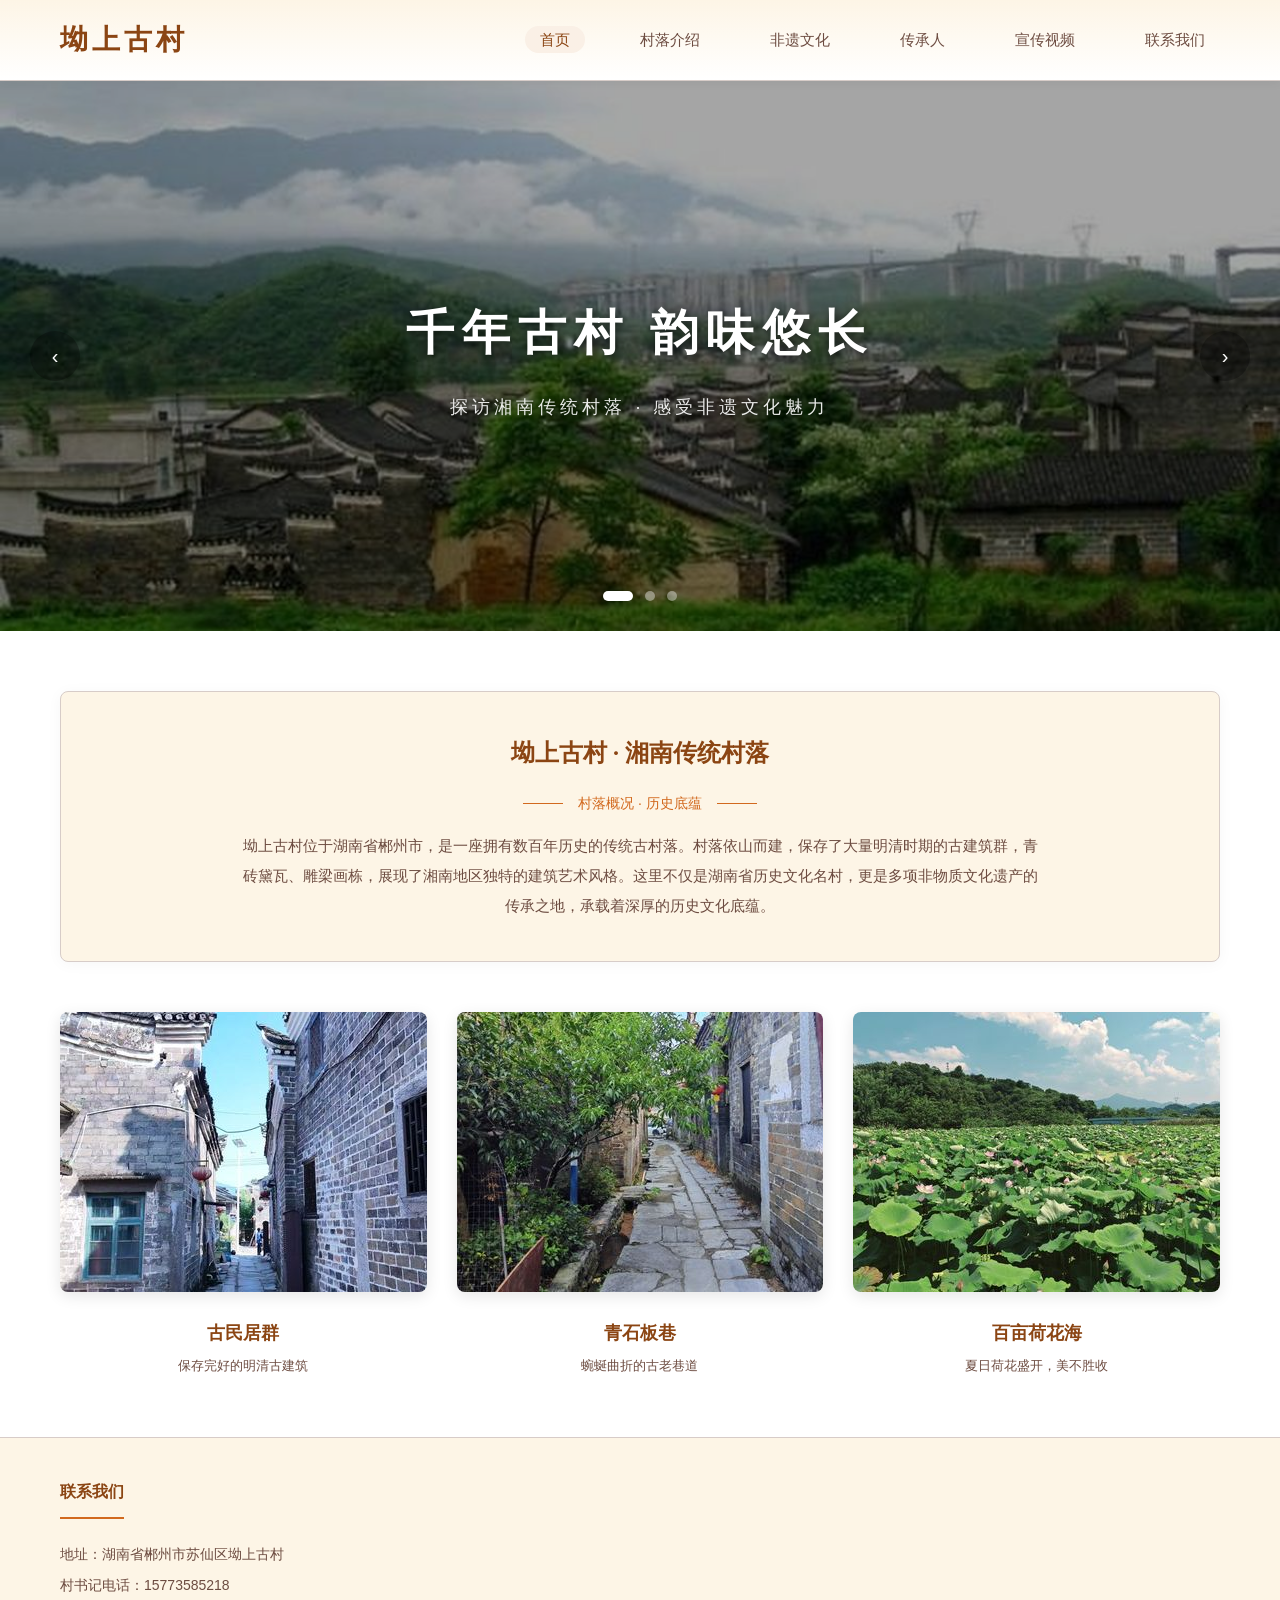
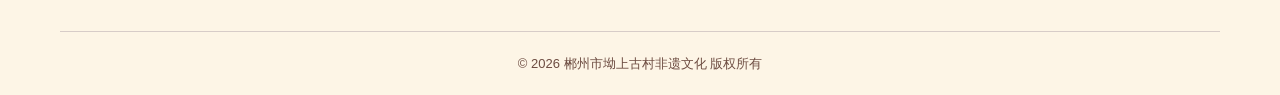
<file: index.html>
<!DOCTYPE html>
<html lang="zh-CN">
<head>
    <meta charset="UTF-8">
    <meta name="viewport" content="width=device-width, initial-scale=1.0">
    <title>首页 - 郴州市坳上古村参观系统</title>
    <link rel="stylesheet" href="css/style.css">
    <style>
        /* 首页特有样式 */
        .news-section {
            padding: 60px 0;
        }
        
        .news-grid {
            display: grid;
            grid-template-columns: repeat(2, 1fr);
            gap: 30px;
        }
        
        .news-card {
            background: white;
            border: 1px solid var(--border);
            border-radius: 8px;
            padding: 30px;
            transition: all 0.3s;
        }
        
        .news-card:hover {
            box-shadow: 0 4px 20px rgba(0,0,0,0.08);
        }
        
        .news-date {
            color: var(--secondary);
            font-size: 13px;
            margin-bottom: 10px;
        }
        
        .news-card h4 {
            color: var(--primary);
            font-size: 18px;
            margin-bottom: 10px;
        }
        
        .news-card p {
            color: var(--text-gray);
            font-size: 14px;
            line-height: 1.8;
        }
    </style>
</head>
<body>

    <!-- 导航栏 -->
    <nav class="navbar">
        <div class="nav-container">
            <div class="logo">坳上古村</div>
            <ul class="nav-links">
                <li><a href="index.html" class="active">首页</a></li>
                <li><a href="village.html">村落介绍</a></li>
                <li><a href="heritage.html">非遗文化</a></li>
                <li><a href="masters.html">传承人</a></li>
                <li><a href="video.html">宣传视频</a></li>
                <li><a href="contact.html">联系我们</a></li>
            </ul>
            <button class="nav-toggle" onclick="toggleMenu()" aria-label="切换导航菜单">
                <span></span>
                <span></span>
                <span></span>
            </button>
        </div>
    </nav>

    <!-- 轮播图 -->
    <section class="carousel">
        <div class="carousel-slide active">
            <!-- 替换为实际图片路径 -->
            <img src="images/banner1.jpg" alt="古村落全景">
            <div class="carousel-content">
                <h1>千年古村 韵味悠长</h1>
                <p>探访湘南传统村落 · 感受非遗文化魅力</p>
            </div>
        </div>
        <div class="carousel-slide">
            <img src="images/banner2.jpg" alt="古建筑">
            <div class="carousel-content">
                <h1>匠心传承 古韵流芳</h1>
                <p>百年技艺 · 文化瑰宝</p>
            </div>
        </div>
        <div class="carousel-slide">
            <img src="images/banner3.jpg" alt="非遗工艺">
            <div class="carousel-content">
                <h1>非遗文化 薪火相传</h1>
                <p>守护传统 · 展望未来</p>
            </div>
        </div>
        
        <button class="carousel-btn prev" onclick="changeSlide(-1)">‹</button>
        <button class="carousel-btn next" onclick="changeSlide(1)">›</button>
        
        <div class="carousel-dots">
            <span class="dot active" onclick="currentSlide(1)"></span>
            <span class="dot" onclick="currentSlide(2)"></span>
            <span class="dot" onclick="currentSlide(3)"></span>
        </div>
    </section>

    <!-- 村落简介 -->
    <section class="section">
        <div class="container">
            <div class="intro-card fade-in">
                <h2>坳上古村 · 湘南传统村落</h2>
                <div class="divider">村落概况 · 历史底蕴</div>
                <p>坳上古村位于湖南省郴州市，是一座拥有数百年历史的传统古村落。村落依山而建，保存了大量明清时期的古建筑群，青砖黛瓦、雕梁画栋，展现了湘南地区独特的建筑艺术风格。这里不仅是湖南省历史文化名村，更是多项非物质文化遗产的传承之地，承载着深厚的历史文化底蕴。</p>
            </div>

            <div class="image-grid">
                <div class="image-card fade-in-scale">
                    <img src="images/village1.jpg" alt="古民居">
                    <h3>古民居群</h3>
                    <p>保存完好的明清古建筑</p>
                </div>
                <div class="image-card fade-in-scale">
                    <img src="images/village2.jpg" alt="村落巷道">
                    <h3>青石板巷</h3>
                    <p>蜿蜒曲折的古老巷道</p>
                </div>
                <div class="image-card fade-in-scale">
                    <img src="images/village6.jpg" alt="百亩荷花海">
                    <h3>百亩荷花海</h3>
                    <p>夏日荷花盛开，美不胜收</p>
                </div>
            </div>
        </div>
    </section>

    <!-- 页脚 -->
    <footer class="footer">
        <div class="container">
            <div class="footer-grid">
                <div class="footer-block">
                    <h4>联系我们</h4>
                    <p>地址：湖南省郴州市苏仙区坳上古村</p>
                    <p>村书记电话：15773585218</p>
                </div>
                <div class="footer-block">

                </div>
            </div>
            <div class="copyright">
                <p>© 2026 郴州市坳上古村非遗文化 版权所有</p>
            </div>
        </div>
    </footer>

    <script>
        // 轮播图功能
        let slideIndex = 1;
        let slideInterval;

        function showSlide(n) {
            const slides = document.getElementsByClassName('carousel-slide');
            const dots = document.getElementsByClassName('dot');
            
            if (n > slides.length) slideIndex = 1;
            if (n < 1) slideIndex = slides.length;
            
            for (let i = 0; i < slides.length; i++) {
                slides[i].classList.remove('active');
            }
            
            for (let i = 0; i < dots.length; i++) {
                dots[i].classList.remove('active');
            }
            
            slides[slideIndex - 1].classList.add('active');
            dots[slideIndex - 1].classList.add('active');
        }

        function changeSlide(n) {
            clearInterval(slideInterval);
            showSlide(slideIndex += n);
            autoSlide();
        }

        function currentSlide(n) {
            clearInterval(slideInterval);
            showSlide(slideIndex = n);
            autoSlide();
        }

        function autoSlide() {
            slideInterval = setInterval(() => {
                slideIndex++;
                showSlide(slideIndex);
            }, 5000);
        }

        autoSlide();

        // 汉堡菜单
        function toggleMenu() {
            const navLinks = document.querySelector('.nav-links');
            const toggle = document.querySelector('.nav-toggle');
            navLinks.classList.toggle('mobile-active');
            toggle.classList.toggle('active');
        }
        document.querySelectorAll('.nav-links a').forEach(link => {
            link.addEventListener('click', () => {
                document.querySelector('.nav-links').classList.remove('mobile-active');
                document.querySelector('.nav-toggle').classList.remove('active');
            });
        });

        // 滚动动画
        function initScrollAnimation() {
            const observer = new IntersectionObserver((entries) => {
                entries.forEach(entry => {
                    if (entry.isIntersecting) {
                        entry.target.classList.add('visible');
                    }
                });
            }, { threshold: 0.1, rootMargin: '0px 0px -30px 0px' });

            document.querySelectorAll('.fade-in, .fade-in-left, .fade-in-right, .fade-in-scale').forEach(el => {
                observer.observe(el);
            });
        }

        initScrollAnimation();
    </script>
</body>
</html>
</file>
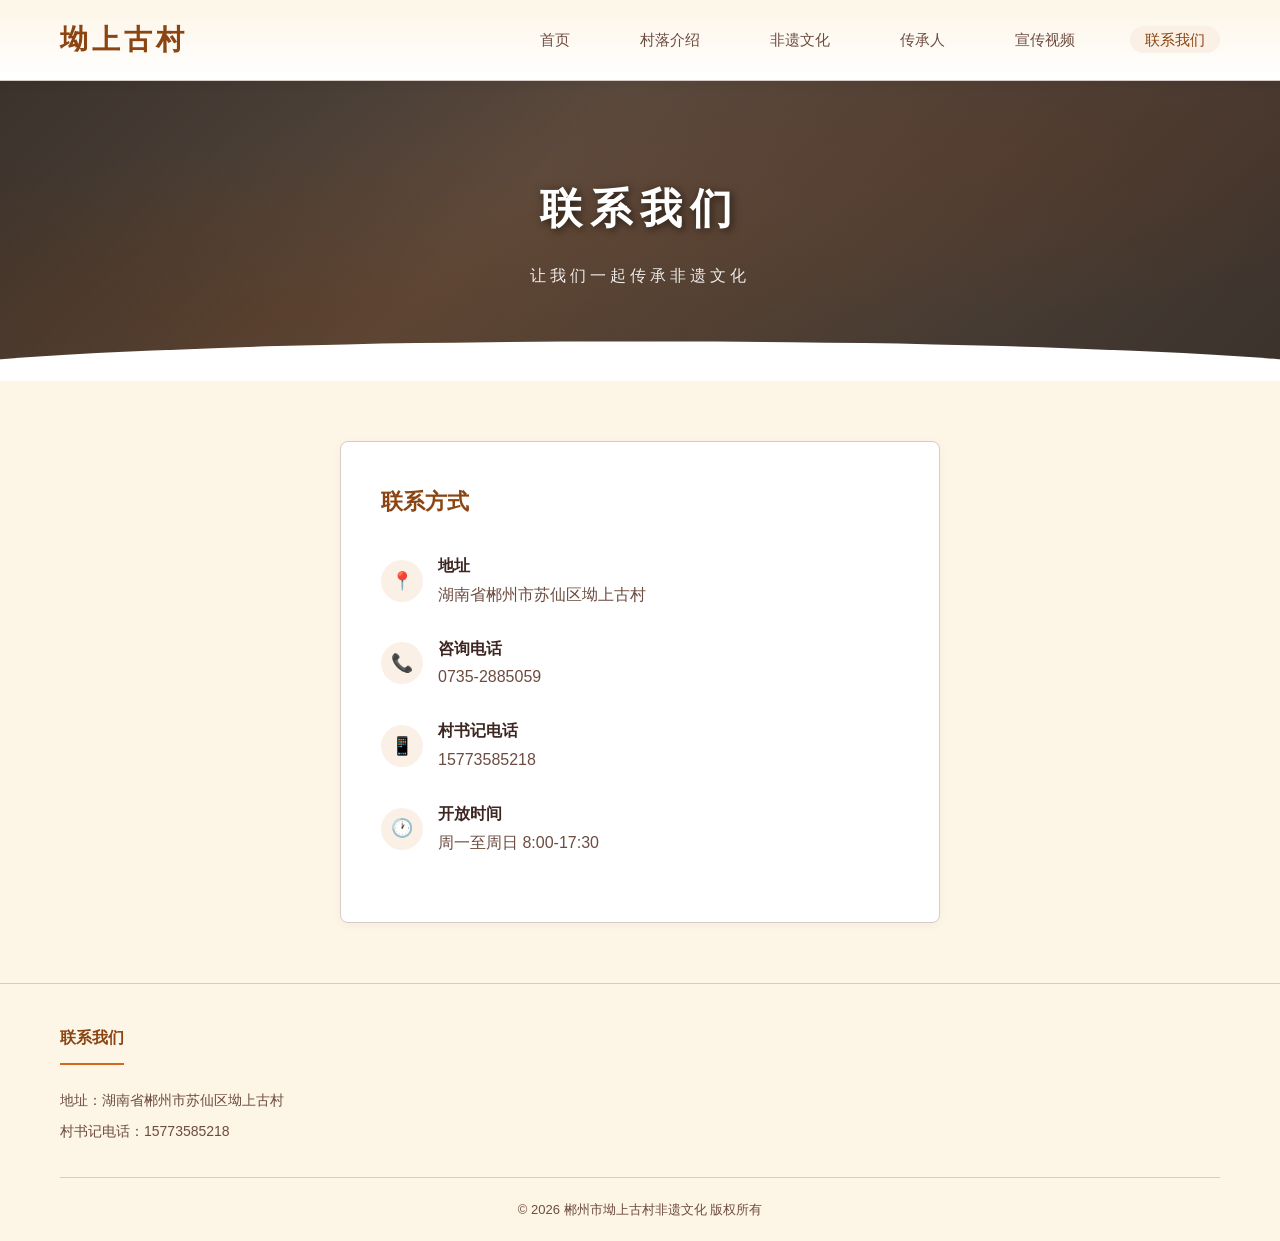
<file: contact.html>
<!DOCTYPE html>
<html lang="zh-CN">
<head>
    <meta charset="UTF-8">
    <meta name="viewport" content="width=device-width, initial-scale=1.0">
    <title>联系我们 - 郴州市坳上古村参观系统</title>
    <link rel="stylesheet" href="css/style.css">
</head>
<body>

    <!-- 导航栏 -->
    <nav class="navbar">
        <div class="nav-container">
            <div class="logo">坳上古村</div>
            <ul class="nav-links">
                <li><a href="index.html">首页</a></li>
                <li><a href="village.html">村落介绍</a></li>
                <li><a href="heritage.html">非遗文化</a></li>
                <li><a href="masters.html">传承人</a></li>
                <li><a href="video.html">宣传视频</a></li>
                <li><a href="contact.html" class="active">联系我们</a></li>
            </ul>
            <button class="nav-toggle" onclick="toggleMenu()" aria-label="切换导航菜单">
                <span></span>
                <span></span>
                <span></span>
            </button>
        </div>
    </nav>

    <!-- 页头横幅 -->
    <div class="page-banner" style="--banner-bg: #6b5b4f;">
        <div>
            <h1>联系我们</h1>
            <p>让我们一起传承非遗文化</p>
        </div>
        <div class="banner-curve"></div>
    </div>

    <!-- 联系内容 -->
    <section class="contact-section">
        <div class="container">
            <div class="contact-grid" style="grid-template-columns: 1fr; max-width: 600px; margin: 0 auto;">
                <div class="contact-info fade-in-left">
                    <h3>联系方式</h3>
                    <div class="contact-item">
                        <div class="contact-icon">📍</div>
                        <div>
                            <div style="font-weight: bold; color: var(--text-dark);">地址</div>
                            <div>湖南省郴州市苏仙区坳上古村</div>
                        </div>
                    </div>
                    <div class="contact-item">
                        <div class="contact-icon">📞</div>
                        <div>
                            <div style="font-weight: bold; color: var(--text-dark);">咨询电话</div>
                            <div>0735-2885059</div>
                        </div>
                    </div>
                    <div class="contact-item">
                        <div class="contact-icon">📱</div>
                        <div>
                            <div style="font-weight: bold; color: var(--text-dark);">村书记电话</div>
                            <div>15773585218</div>
                        </div>
                    </div>
                    <div class="contact-item">
                        <div class="contact-icon">🕐</div>
                        <div>
                            <div style="font-weight: bold; color: var(--text-dark);">开放时间</div>
                            <div>周一至周日 8:00-17:30</div>
                        </div>
                    </div>
                </div>


            </div>
        </div>
    </section>

    <!-- 页脚 -->
    <footer class="footer">
        <div class="container">
            <div class="footer-grid">
                <div class="footer-block">
                    <h4>联系我们</h4>
                    <p>地址：湖南省郴州市苏仙区坳上古村</p>
                    <p>村书记电话：15773585218</p>
                </div>
                <div class="footer-block">

                </div>
            </div>
            <div class="copyright">
                <p>© 2026 郴州市坳上古村非遗文化 版权所有</p>
            </div>
        </div>
    </footer>




    <script>
        // 滚动动画
        function initScrollAnimation() {
            const observer = new IntersectionObserver((entries) => {
                entries.forEach(entry => {
                    if (entry.isIntersecting) {
                        entry.target.classList.add('visible');
                    }
                });
            }, { threshold: 0.1, rootMargin: '0px 0px -30px 0px' });

            document.querySelectorAll('.fade-in, .fade-in-left, .fade-in-right, .fade-in-scale').forEach(el => {
                observer.observe(el);
            });
        }

        initScrollAnimation();
    </script>

    <script>
        // 汉堡菜单
        function toggleMenu() {
            const navLinks = document.querySelector('.nav-links');
            const toggle = document.querySelector('.nav-toggle');
            navLinks.classList.toggle('mobile-active');
            toggle.classList.toggle('active');
        }
        document.querySelectorAll('.nav-links a').forEach(link => {
            link.addEventListener('click', () => {
                document.querySelector('.nav-links').classList.remove('mobile-active');
                document.querySelector('.nav-toggle').classList.remove('active');
            });
        });

        // 滚动动画
        function initScrollAnimation() {
            const observer = new IntersectionObserver((entries) => {
                entries.forEach(entry => {
                    if (entry.isIntersecting) {
                        entry.target.classList.add('visible');
                    }
                });
            }, { threshold: 0.1, rootMargin: '0px 0px -30px 0px' });

            document.querySelectorAll('.fade-in, .fade-in-left, .fade-in-right, .fade-in-scale').forEach(el => {
                observer.observe(el);
            });
        }

        initScrollAnimation();
    </script>
</body>
</html>
</file>
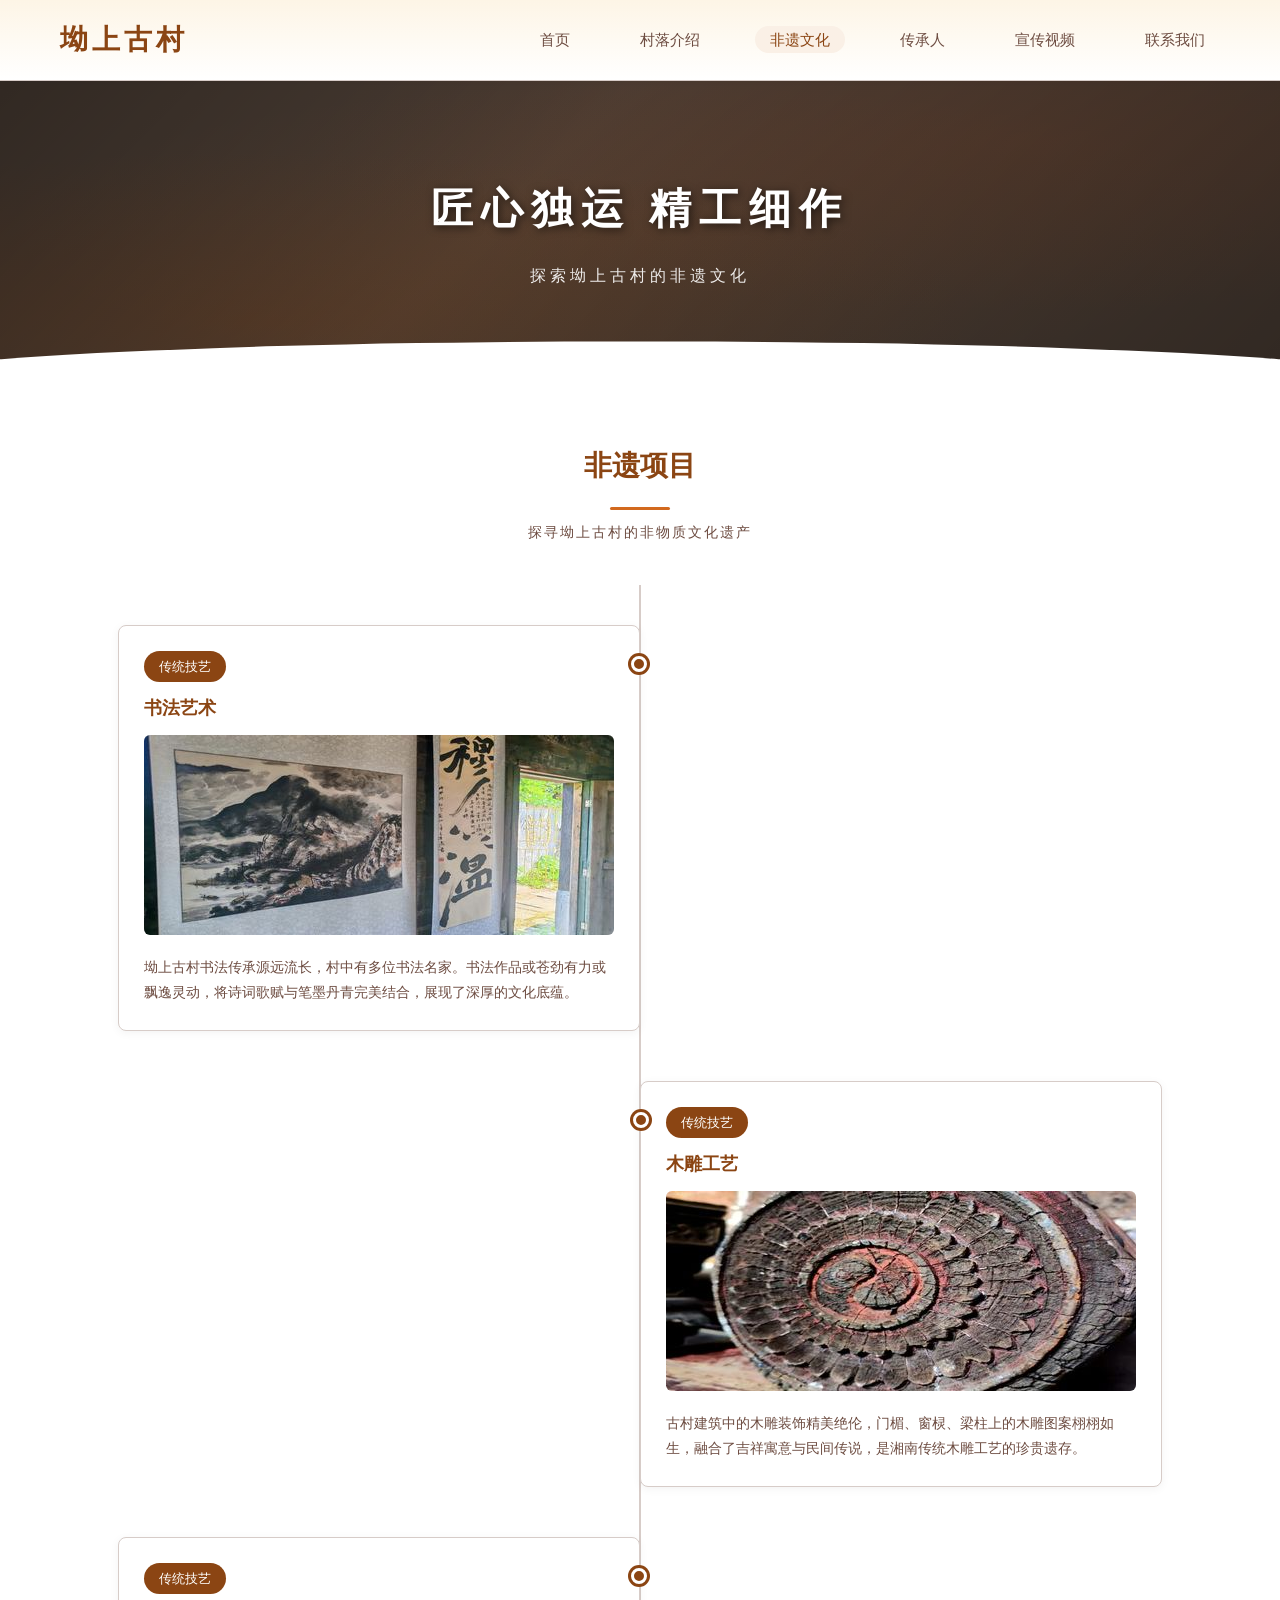
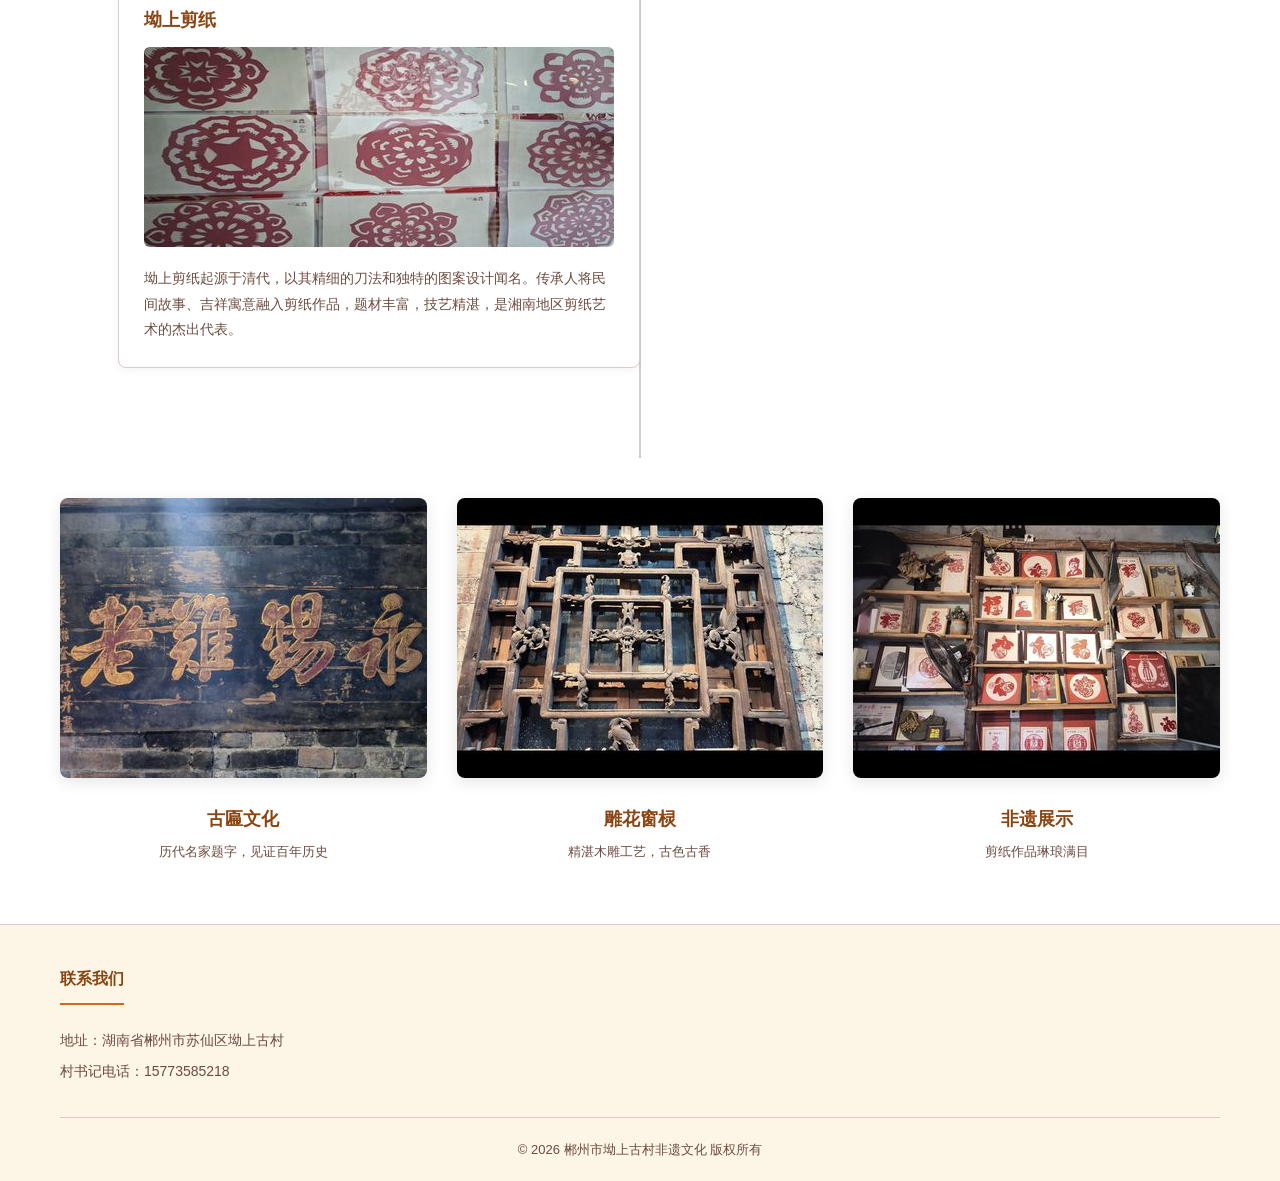
<file: heritage.html>
<!DOCTYPE html>
<html lang="zh-CN">
<head>
    <meta charset="UTF-8">
    <meta name="viewport" content="width=device-width, initial-scale=1.0">
    <title>非遗文化 - 郴州市坳上古村参观系统</title>
    <link rel="stylesheet" href="css/style.css">
</head>
<body>

    <!-- 导航栏 -->
    <nav class="navbar">
        <div class="nav-container">
            <div class="logo">坳上古村</div>
            <ul class="nav-links">
                <li><a href="index.html">首页</a></li>
                <li><a href="village.html">村落介绍</a></li>
                <li><a href="heritage.html" class="active">非遗文化</a></li>
                <li><a href="masters.html">传承人</a></li>
                <li><a href="video.html">宣传视频</a></li>
                <li><a href="contact.html">联系我们</a></li>
            </ul>
            <button class="nav-toggle" onclick="toggleMenu()" aria-label="切换导航菜单">
                <span></span>
                <span></span>
                <span></span>
            </button>
        </div>
    </nav>

    <!-- 页头横幅 -->
    <div class="page-banner" style="--banner-bg: #5a4a3f;">
        <div>
            <h1>匠心独运 精工细作</h1>
            <p>探索坳上古村的非遗文化</p>
        </div>
        <div class="banner-curve"></div>
    </div>

    <!-- 非遗文化内容 -->
    <section class="section">
        <div class="container">
            <h2 class="section-title">非遗项目</h2>
            <p class="section-subtitle">探寻坳上古村的非物质文化遗产</p>

            <div class="timeline">
                <div class="timeline-item fade-in">
                    <div class="timeline-content">
                        <span class="timeline-badge">传统技艺</span>
                        <div class="timeline-dot"></div>
                        <h4>书法艺术</h4>
                        <img src="images/heritage1.jpg" alt="书法艺术">
                        <p>坳上古村书法传承源远流长，村中有多位书法名家。书法作品或苍劲有力或飘逸灵动，将诗词歌赋与笔墨丹青完美结合，展现了深厚的文化底蕴。</p>
                    </div>
                </div>
                <div class="timeline-item fade-in">
                    <div class="timeline-content">
                        <span class="timeline-badge">传统技艺</span>
                        <div class="timeline-dot"></div>
                        <h4>木雕工艺</h4>
                        <img src="images/heritage2.jpg" alt="木雕工艺">
                        <p>古村建筑中的木雕装饰精美绝伦，门楣、窗棂、梁柱上的木雕图案栩栩如生，融合了吉祥寓意与民间传说，是湘南传统木雕工艺的珍贵遗存。</p>
                    </div>
                </div>
                <div class="timeline-item fade-in">
                    <div class="timeline-content">
                        <span class="timeline-badge">传统技艺</span>
                        <div class="timeline-dot"></div>
                        <h4>坳上剪纸</h4>
                        <img src="images/heritage3.jpg" alt="剪纸艺术">
                        <p>坳上剪纸起源于清代，以其精细的刀法和独特的图案设计闻名。传承人将民间故事、吉祥寓意融入剪纸作品，题材丰富，技艺精湛，是湘南地区剪纸艺术的杰出代表。</p>
                    </div>
                </div>
            </div>

            <div class="image-grid" style="margin-top: 40px;">
                <div class="image-card fade-in-scale">
                    <img src="images/heritage4.jpg" alt="古匾文化">
                    <h3>古匾文化</h3>
                    <p>历代名家题字，见证百年历史</p>
                </div>
                <div class="image-card fade-in-scale">
                    <img src="images/heritage5.jpg" alt="雕花窗棂">
                    <h3>雕花窗棂</h3>
                    <p>精湛木雕工艺，古色古香</p>
                </div>
                <div class="image-card fade-in-scale">
                    <img src="images/heritage6.jpg" alt="非遗展示">
                    <h3>非遗展示</h3>
                    <p>剪纸作品琳琅满目</p>
                </div>
            </div>
        </div>
    </section>

    <!-- 页脚 -->
    <footer class="footer">
        <div class="container">
            <div class="footer-grid">
                <div class="footer-block">
                    <h4>联系我们</h4>
                    <p>地址：湖南省郴州市苏仙区坳上古村</p>
                    <p>村书记电话：15773585218</p>
                </div>
                <div class="footer-block">

                </div>
            </div>
            <div class="copyright">
                <p>© 2026 郴州市坳上古村非遗文化 版权所有</p>
            </div>
        </div>
    </footer>




    <script>
        // 滚动动画
        function initScrollAnimation() {
            const observer = new IntersectionObserver((entries) => {
                entries.forEach(entry => {
                    if (entry.isIntersecting) {
                        entry.target.classList.add('visible');
                    }
                });
            }, { threshold: 0.1, rootMargin: '0px 0px -30px 0px' });

            document.querySelectorAll('.fade-in, .fade-in-left, .fade-in-right, .fade-in-scale').forEach(el => {
                observer.observe(el);
            });
        }

        initScrollAnimation();
    </script>

    <script>
        // 汉堡菜单
        function toggleMenu() {
            const navLinks = document.querySelector('.nav-links');
            const toggle = document.querySelector('.nav-toggle');
            navLinks.classList.toggle('mobile-active');
            toggle.classList.toggle('active');
        }
        document.querySelectorAll('.nav-links a').forEach(link => {
            link.addEventListener('click', () => {
                document.querySelector('.nav-links').classList.remove('mobile-active');
                document.querySelector('.nav-toggle').classList.remove('active');
            });
        });

        // 滚动动画
        function initScrollAnimation() {
            const observer = new IntersectionObserver((entries) => {
                entries.forEach(entry => {
                    if (entry.isIntersecting) {
                        entry.target.classList.add('visible');
                    }
                });
            }, { threshold: 0.1, rootMargin: '0px 0px -30px 0px' });

            document.querySelectorAll('.fade-in, .fade-in-left, .fade-in-right, .fade-in-scale').forEach(el => {
                observer.observe(el);
            });
        }

        initScrollAnimation();
    </script>
</body>
</html>
</file>
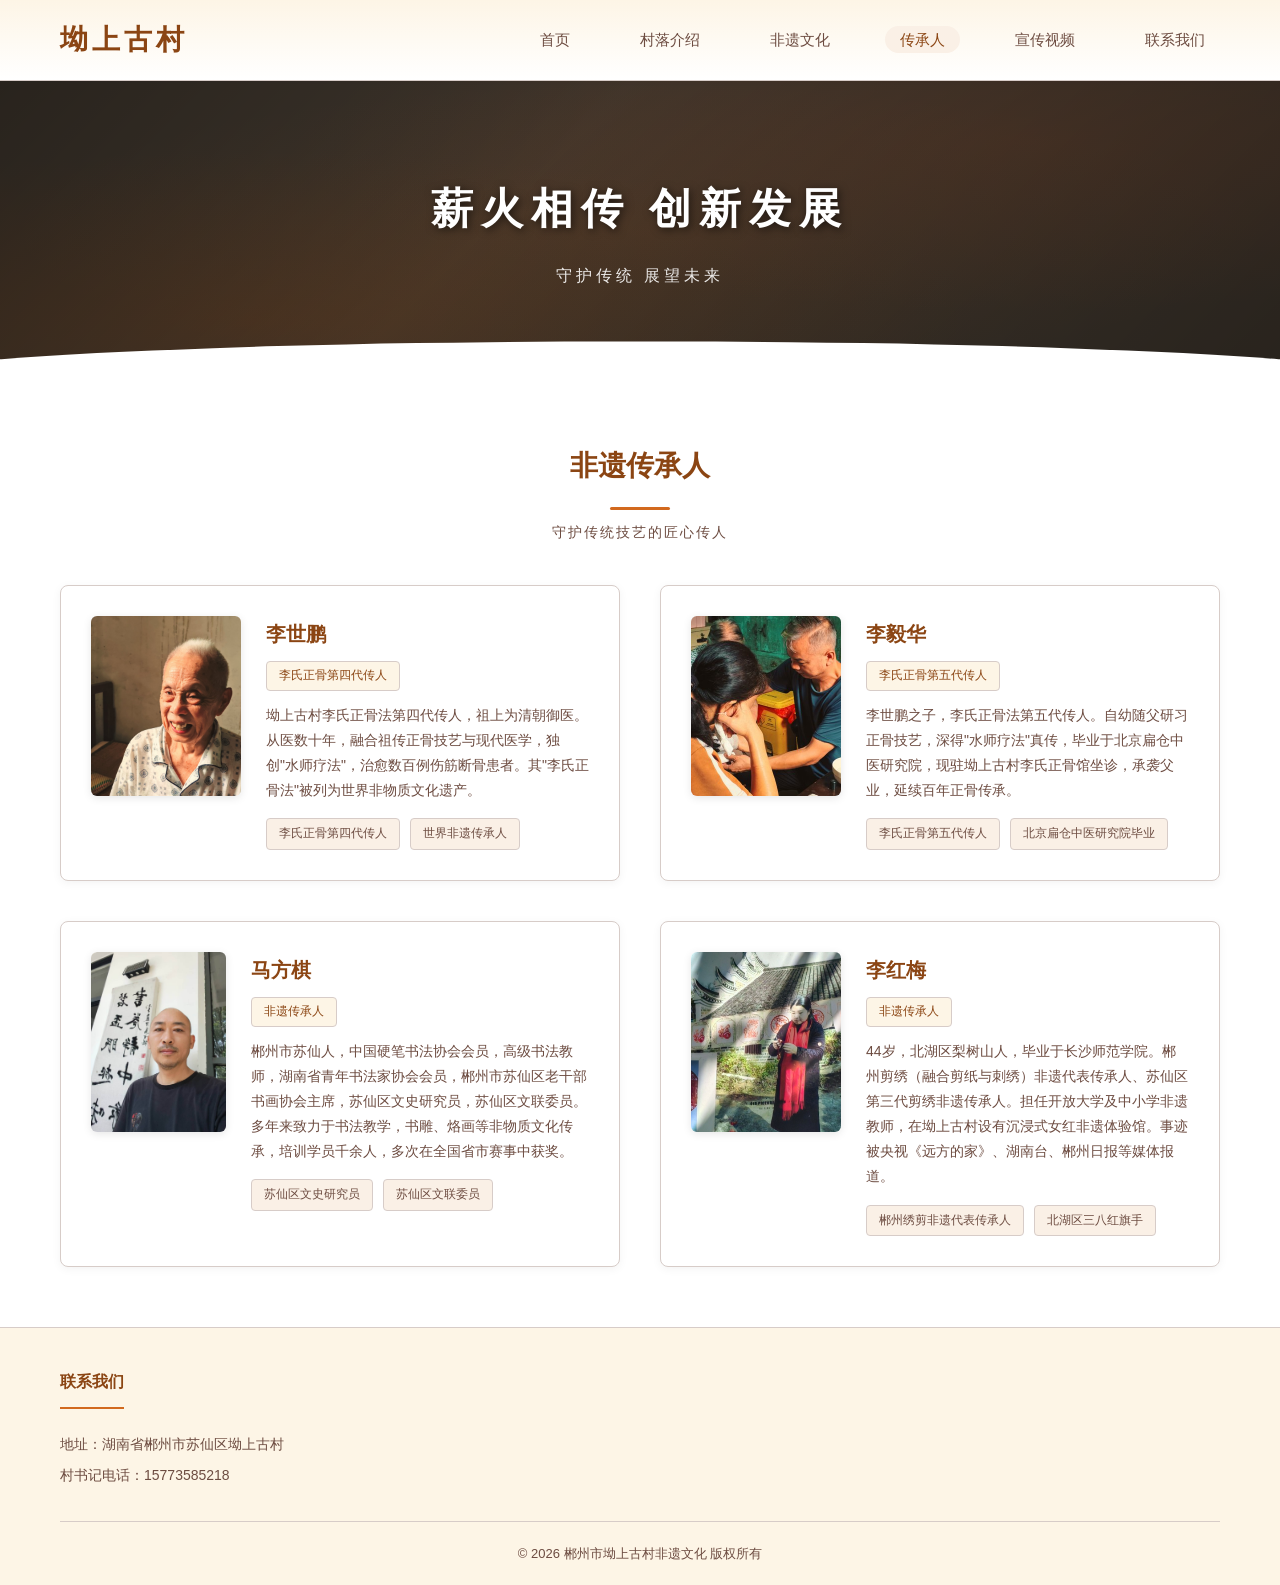
<file: masters.html>
<!DOCTYPE html>
<html lang="zh-CN">
<head>
    <meta charset="UTF-8">
    <meta name="viewport" content="width=device-width, initial-scale=1.0">
    <title>传承人介绍 - 郴州市坳上古村参观系统</title>
    <link rel="stylesheet" href="css/style.css">
</head>
<body>

    <!-- 导航栏 -->
    <nav class="navbar">
        <div class="nav-container">
            <div class="logo">坳上古村</div>
            <ul class="nav-links">
                <li><a href="index.html">首页</a></li>
                <li><a href="village.html">村落介绍</a></li>
                <li><a href="heritage.html">非遗文化</a></li>
                <li><a href="masters.html" class="active">传承人</a></li>
                <li><a href="video.html">宣传视频</a></li>
                <li><a href="contact.html">联系我们</a></li>
            </ul>
            <button class="nav-toggle" onclick="toggleMenu()" aria-label="切换导航菜单">
                <span></span>
                <span></span>
                <span></span>
            </button>
        </div>
    </nav>

    <!-- 页头横幅 -->
    <div class="page-banner" style="--banner-bg: #4a4035;">
        <div>
            <h1>薪火相传 创新发展</h1>
            <p>守护传统 展望未来</p>
        </div>
        <div class="banner-curve"></div>
    </div>

    <!-- 传承人内容 -->
    <section class="section">
        <div class="container">
            <h2 class="section-title">非遗传承人</h2>
            <p class="section-subtitle">守护传统技艺的匠心传人</p>

            <div class="master-grid">
                <div class="master-card fade-in-scale">
                    <img src="images/master3.jpg" alt="李世鹏">
                    <div class="master-info">
                        <h3>李世鹏</h3>
                        <span class="master-tag">李氏正骨第四代传人</span>
                        <p>坳上古村李氏正骨法第四代传人，祖上为清朝御医。从医数十年，融合祖传正骨技艺与现代医学，独创"水师疗法"，治愈数百例伤筋断骨患者。其"李氏正骨法"被列为世界非物质文化遗产。</p>
                        <div class="master-awards">
                            <span class="award-tag">李氏正骨第四代传人</span>
                            <span class="award-tag">世界非遗传承人</span>
                        </div>
                    </div>
                </div>
                <div class="master-card fade-in-scale">
                    <img src="images/master4.jpg" alt="李毅华">
                    <div class="master-info">
                        <h3>李毅华</h3>
                        <span class="master-tag">李氏正骨第五代传人</span>
                        <p>李世鹏之子，李氏正骨法第五代传人。自幼随父研习正骨技艺，深得"水师疗法"真传，毕业于北京扁仓中医研究院，现驻坳上古村李氏正骨馆坐诊，承袭父业，延续百年正骨传承。</p>
                        <div class="master-awards">
                            <span class="award-tag">李氏正骨第五代传人</span>
                            <span class="award-tag">北京扁仓中医研究院毕业</span>
                        </div>
                    </div>
                </div>
                <div class="master-card fade-in-scale">
                    <img src="images/master1.jpg" alt="马方棋">
                    <div class="master-info">
                        <h3>马方棋</h3>
                        <span class="master-tag">非遗传承人</span>
                        <p>郴州市苏仙人，中国硬笔书法协会会员，高级书法教师，湖南省青年书法家协会会员，郴州市苏仙区老干部书画协会主席，苏仙区文史研究员，苏仙区文联委员。多年来致力于书法教学，书雕、烙画等非物质文化传承，培训学员千余人，多次在全国省市赛事中获奖。</p>
                        <div class="master-awards">
                            <span class="award-tag">苏仙区文史研究员</span>
                            <span class="award-tag">苏仙区文联委员</span>
                        </div>
                    </div>
                </div>
                <div class="master-card fade-in-scale">
                    <img src="images/master2.jpg" alt="李红梅">
                    <div class="master-info">
                        <h3>李红梅</h3>
                        <span class="master-tag">非遗传承人</span>
                        <p>44岁，北湖区梨树山人，毕业于长沙师范学院。郴州剪绣（融合剪纸与刺绣）非遗代表传承人、苏仙区第三代剪绣非遗传承人。担任开放大学及中小学非遗教师，在坳上古村设有沉浸式女红非遗体验馆。事迹被央视《远方的家》、湖南台、郴州日报等媒体报道。</p>
                        <div class="master-awards">
                            <span class="award-tag">郴州绣剪非遗代表传承人</span>
                            <span class="award-tag">北湖区三八红旗手</span>
                        </div>
                    </div>
                </div>
            </div>
        </div>
    </section>

    <!-- 页脚 -->
    <footer class="footer">
        <div class="container">
            <div class="footer-grid">
                <div class="footer-block">
                    <h4>联系我们</h4>
                    <p>地址：湖南省郴州市苏仙区坳上古村</p>
                    <p>村书记电话：15773585218</p>
                </div>
                <div class="footer-block">

                </div>
            </div>
            <div class="copyright">
                <p>© 2026 郴州市坳上古村非遗文化 版权所有</p>
            </div>
        </div>
    </footer>




    <script>
        // 滚动动画
        function initScrollAnimation() {
            const observer = new IntersectionObserver((entries) => {
                entries.forEach(entry => {
                    if (entry.isIntersecting) {
                        entry.target.classList.add('visible');
                    }
                });
            }, { threshold: 0.1, rootMargin: '0px 0px -30px 0px' });

            document.querySelectorAll('.fade-in, .fade-in-left, .fade-in-right, .fade-in-scale').forEach(el => {
                observer.observe(el);
            });
        }

        initScrollAnimation();
    </script>

    <script>
        // 汉堡菜单
        function toggleMenu() {
            const navLinks = document.querySelector('.nav-links');
            const toggle = document.querySelector('.nav-toggle');
            navLinks.classList.toggle('mobile-active');
            toggle.classList.toggle('active');
        }
        document.querySelectorAll('.nav-links a').forEach(link => {
            link.addEventListener('click', () => {
                document.querySelector('.nav-links').classList.remove('mobile-active');
                document.querySelector('.nav-toggle').classList.remove('active');
            });
        });

        // 滚动动画
        function initScrollAnimation() {
            const observer = new IntersectionObserver((entries) => {
                entries.forEach(entry => {
                    if (entry.isIntersecting) {
                        entry.target.classList.add('visible');
                    }
                });
            }, { threshold: 0.1, rootMargin: '0px 0px -30px 0px' });

            document.querySelectorAll('.fade-in, .fade-in-left, .fade-in-right, .fade-in-scale').forEach(el => {
                observer.observe(el);
            });
        }

        initScrollAnimation();
    </script>
</body>
</html>
</file>
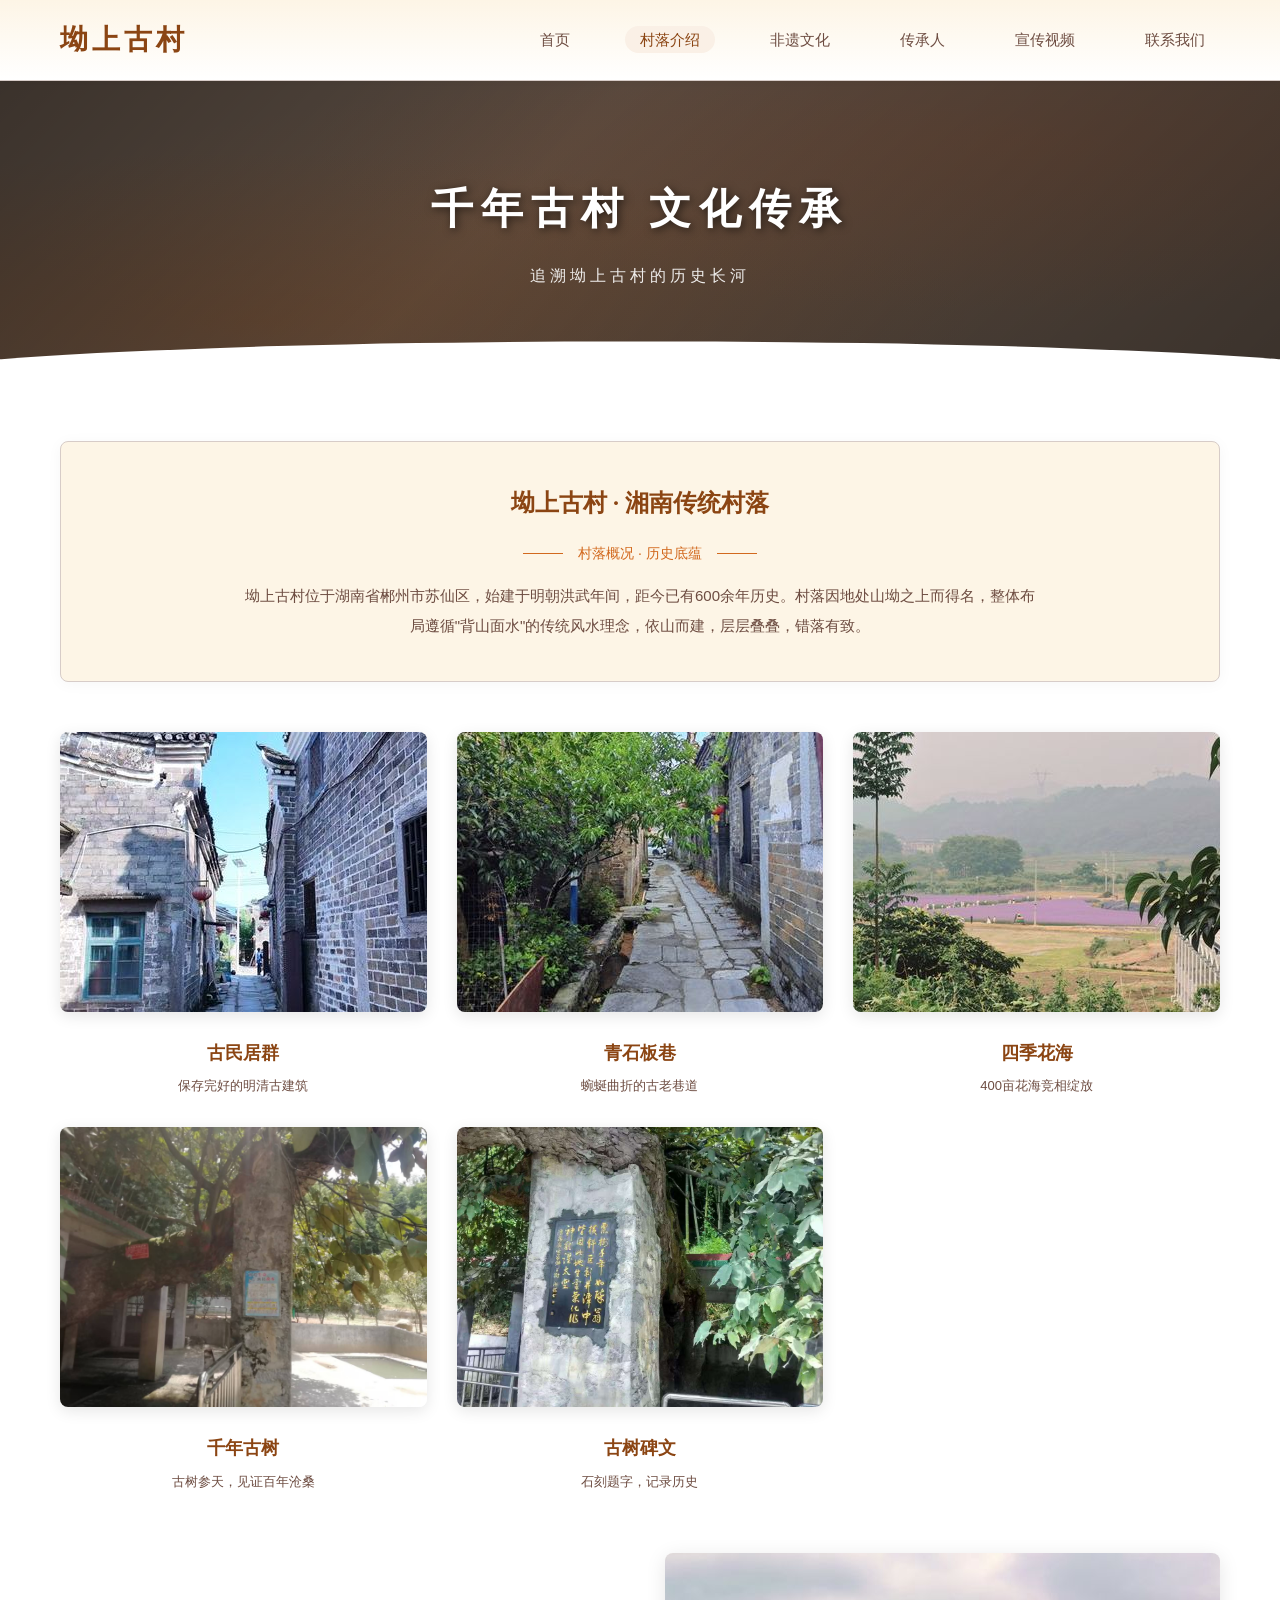
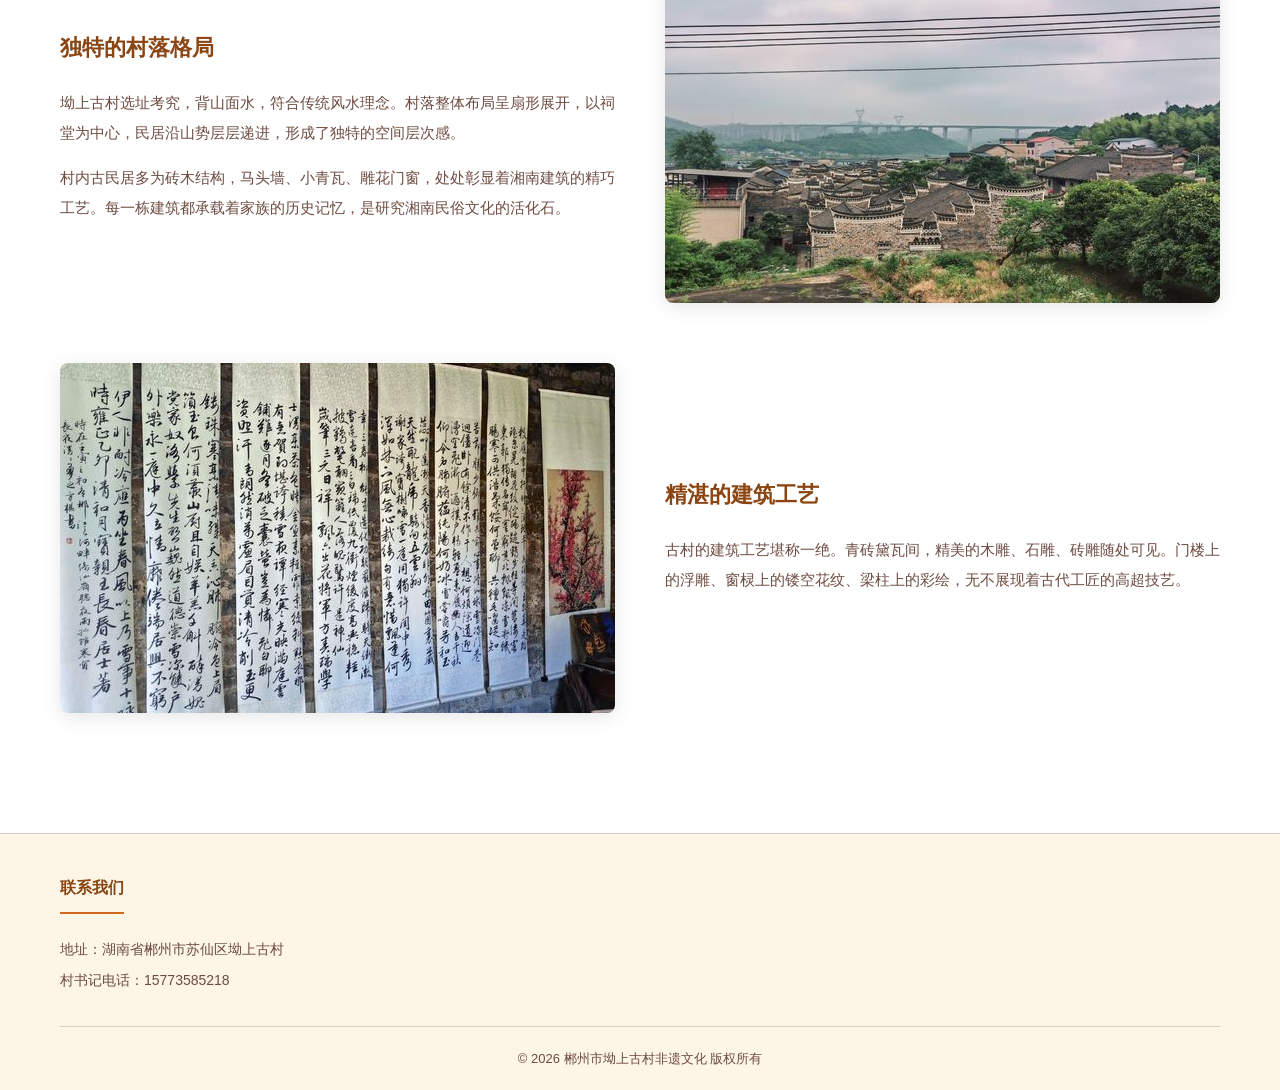
<file: village.html>
<!DOCTYPE html>
<html lang="zh-CN">
<head>
    <meta charset="UTF-8">
    <meta name="viewport" content="width=device-width, initial-scale=1.0">
    <title>村落介绍 - 郴州市坳上古村参观系统</title>
    <link rel="stylesheet" href="css/style.css">
</head>
<body>

    <!-- 导航栏 -->
    <nav class="navbar">
        <div class="nav-container">
            <div class="logo">坳上古村</div>
            <ul class="nav-links">
                <li><a href="index.html">首页</a></li>
                <li><a href="village.html" class="active">村落介绍</a></li>
                <li><a href="heritage.html">非遗文化</a></li>
                <li><a href="masters.html">传承人</a></li>
                <li><a href="video.html">宣传视频</a></li>
                <li><a href="contact.html">联系我们</a></li>
            </ul>
            <button class="nav-toggle" onclick="toggleMenu()" aria-label="切换导航菜单">
                <span></span>
                <span></span>
                <span></span>
            </button>
        </div>
    </nav>

    <!-- 页头横幅 -->
    <div class="page-banner" style="--banner-bg: #6b5b4f;">
        <div>
            <h1>千年古村 文化传承</h1>
            <p>追溯坳上古村的历史长河</p>
        </div>
        <div class="banner-curve"></div>
    </div>

    <!-- 村落介绍内容 -->
    <section class="section">
        <div class="container">
            <div class="intro-card fade-in">
                <h2>坳上古村 · 湘南传统村落</h2>
                <div class="divider">村落概况 · 历史底蕴</div>
                <p>坳上古村位于湖南省郴州市苏仙区，始建于明朝洪武年间，距今已有600余年历史。村落因地处山坳之上而得名，整体布局遵循"背山面水"的传统风水理念，依山而建，层层叠叠，错落有致。</p>
            </div>

            <div class="image-grid">
                <div class="image-card fade-in-scale">
                    <img src="images/village1.jpg" alt="古民居">
                    <h3>古民居群</h3>
                    <p>保存完好的明清古建筑</p>
                </div>
                <div class="image-card fade-in-scale">
                    <img src="images/village2.jpg" alt="村落巷道">
                    <h3>青石板巷</h3>
                    <p>蜿蜒曲折的古老巷道</p>
                </div>
                <div class="image-card fade-in-scale">
                    <img src="images/village3.jpg" alt="四季花海">
                    <h3>四季花海</h3>
                    <p>400亩花海竞相绽放</p>
                </div>
            </div>

            <div class="image-grid" style="margin-top: 30px;">
                <div class="image-card fade-in-scale">
                    <img src="images/village7.jpg" alt="千年古树">
                    <h3>千年古树</h3>
                    <p>古树参天，见证百年沧桑</p>
                </div>
                <div class="image-card fade-in-scale">
                    <img src="images/village8.jpg" alt="古树碑文">
                    <h3>古树碑文</h3>
                    <p>石刻题字，记录历史</p>
                </div>
            </div>

            <div class="feature-row" style="margin-top: 60px;">
                <div class="feature-text fade-in-left">
                    <h3>独特的村落格局</h3>
                    <p>坳上古村选址考究，背山面水，符合传统风水理念。村落整体布局呈扇形展开，以祠堂为中心，民居沿山势层层递进，形成了独特的空间层次感。</p>
                    <p>村内古民居多为砖木结构，马头墙、小青瓦、雕花门窗，处处彰显着湘南建筑的精巧工艺。每一栋建筑都承载着家族的历史记忆，是研究湘南民俗文化的活化石。</p>
                </div>
                <div class="feature-image fade-in-right">
                    <img src="images/village4.jpg" alt="村落全景">
                </div>
            </div>

            <div class="feature-row">
                <div class="feature-image fade-in-right">
                    <img src="images/village5.jpg" alt="古建筑细节">
                </div>
                <div class="feature-text fade-in-left">
                    <h3>精湛的建筑工艺</h3>
                    <p>古村的建筑工艺堪称一绝。青砖黛瓦间，精美的木雕、石雕、砖雕随处可见。门楼上的浮雕、窗棂上的镂空花纹、梁柱上的彩绘，无不展现着古代工匠的高超技艺。</p>
                </div>
            </div>
        </div>
    </section>

    <!-- 页脚 -->
    <footer class="footer">
        <div class="container">
            <div class="footer-grid">
                <div class="footer-block">
                    <h4>联系我们</h4>
                    <p>地址：湖南省郴州市苏仙区坳上古村</p>
                    <p>村书记电话：15773585218</p>
                </div>
                <div class="footer-block">

                </div>
            </div>
            <div class="copyright">
                <p>© 2026 郴州市坳上古村非遗文化 版权所有</p>
            </div>
        </div>
    </footer>




    <script>
        // 滚动动画
        function initScrollAnimation() {
            const observer = new IntersectionObserver((entries) => {
                entries.forEach(entry => {
                    if (entry.isIntersecting) {
                        entry.target.classList.add('visible');
                    }
                });
            }, { threshold: 0.1, rootMargin: '0px 0px -30px 0px' });

            document.querySelectorAll('.fade-in, .fade-in-left, .fade-in-right, .fade-in-scale').forEach(el => {
                observer.observe(el);
            });
        }

        initScrollAnimation();
    </script>

    <script>
        // 汉堡菜单
        function toggleMenu() {
            const navLinks = document.querySelector('.nav-links');
            const toggle = document.querySelector('.nav-toggle');
            navLinks.classList.toggle('mobile-active');
            toggle.classList.toggle('active');
        }
        document.querySelectorAll('.nav-links a').forEach(link => {
            link.addEventListener('click', () => {
                document.querySelector('.nav-links').classList.remove('mobile-active');
                document.querySelector('.nav-toggle').classList.remove('active');
            });
        });

        // 滚动动画
        function initScrollAnimation() {
            const observer = new IntersectionObserver((entries) => {
                entries.forEach(entry => {
                    if (entry.isIntersecting) {
                        entry.target.classList.add('visible');
                    }
                });
            }, { threshold: 0.1, rootMargin: '0px 0px -30px 0px' });

            document.querySelectorAll('.fade-in, .fade-in-left, .fade-in-right, .fade-in-scale').forEach(el => {
                observer.observe(el);
            });
        }

        initScrollAnimation();
    </script>
</body>
</html>
</file>
<file: css/style.css>
* {
    margin: 0;
    padding: 0;
    box-sizing: border-box;
}

:root {
    --primary: #8B4513;
    --primary-light: #A0522D;
    --secondary: #D2691E;
    --bg-cream: #FDF5E6;
    --bg-light: #FAF0E6;
    --text-dark: #3E2723;
    --text-gray: #6D4C41;
    --border: #D7CCC8;
}

html {
    scroll-behavior: smooth;
}

body {
    font-family: 'Microsoft YaHei', 'PingFang SC', sans-serif;
    background-color: #fff;
    color: var(--text-dark);
    line-height: 1.8;
}

/* ========== 导航栏 ========== */
.navbar {
    background: linear-gradient(to bottom, var(--bg-cream), #fff);
    padding: 15px 0;
    box-shadow: 0 2px 10px rgba(0,0,0,0.05);
    position: sticky;
    top: 0;
    z-index: 1000;
    border-bottom: 1px solid var(--border);
}

.nav-container {
    max-width: 1200px;
    margin: 0 auto;
    display: flex;
    justify-content: space-between;
    align-items: center;
    padding: 0 20px;
}

.logo {
    font-size: 28px;
    font-weight: bold;
    color: var(--primary);
    letter-spacing: 4px;
    font-family: 'SimSun', serif;
}

.nav-links {
    display: flex;
    gap: 40px;
    list-style: none;
}

.nav-links a {
    text-decoration: none;
    color: var(--text-gray);
    font-size: 15px;
    transition: all 0.3s;
    padding: 5px 15px;
    border-radius: 20px;
}

.nav-links a:hover, .nav-links a.active {
    color: var(--primary);
    background: var(--bg-light);
}

/* ========== 通用容器 ========== */
.container {
    max-width: 1200px;
    margin: 0 auto;
    padding: 0 20px;
}

.section {
    padding: 60px 0;
}

.section-title {
    text-align: center;
    font-size: 28px;
    color: var(--primary);
    margin-bottom: 40px;
    position: relative;
    font-family: 'SimSun', serif;
}

.section-title::after {
    content: '';
    display: block;
    width: 60px;
    height: 3px;
    background: var(--secondary);
    margin: 15px auto 0;
    border-radius: 2px;
}

.section-subtitle {
    text-align: center;
    color: var(--text-gray);
    font-size: 14px;
    margin-top: -30px;
    margin-bottom: 40px;
    letter-spacing: 2px;
}

/* ========== 页头横幅 ========== */
.page-banner {
    height: 300px;
    display: flex;
    align-items: center;
    justify-content: center;
    text-align: center;
    color: white;
    position: relative;
    overflow: hidden;
}

.page-banner::before {
    content: '';
    position: absolute;
    top: 0;
    left: 0;
    right: 0;
    bottom: 0;
    background:
        radial-gradient(ellipse at 20% 80%, rgba(139,69,19,0.3) 0%, transparent 50%),
        radial-gradient(ellipse at 80% 20%, rgba(160,82,45,0.25) 0%, transparent 50%),
        radial-gradient(ellipse at 50% 50%, rgba(210,105,30,0.1) 0%, transparent 70%),
        var(--banner-bg, #6b5b4f);
    z-index: 1;
}

.page-banner::after {
    content: '';
    position: absolute;
    top: 0;
    left: 0;
    right: 0;
    bottom: 0;
    background: linear-gradient(135deg, rgba(0,0,0,0.45) 0%, rgba(0,0,0,0.2) 40%, rgba(0,0,0,0.45) 100%);
    z-index: 2;
}

/* 横幅底部装饰曲线 */
.page-banner .banner-curve {
    position: absolute;
    bottom: 0;
    left: 0;
    right: 0;
    height: 40px;
    background: white;
    clip-path: ellipse(60% 100% at 50% 100%);
    z-index: 3;
}

.page-banner > div {
    position: relative;
    z-index: 4;
}

.page-banner h1 {
    font-size: 42px;
    font-family: 'SimSun', serif;
    letter-spacing: 8px;
    margin-bottom: 15px;
    text-shadow: 2px 2px 8px rgba(0,0,0,0.6);
}

.page-banner p {
    font-size: 16px;
    letter-spacing: 4px;
    opacity: 0.9;
}

/* ========== 介绍卡片 ========== */
.intro-card {
    background: var(--bg-cream);
    border: 1px solid var(--border);
    border-radius: 8px;
    padding: 40px;
    text-align: center;
    margin-bottom: 50px;
    box-shadow: 0 2px 15px rgba(0,0,0,0.04);
    transition: box-shadow 0.3s;
}

.intro-card:hover {
    box-shadow: 0 4px 25px rgba(0,0,0,0.08);
}

.intro-card h2 {
    font-size: 24px;
    color: var(--primary);
    margin-bottom: 15px;
    font-family: 'SimSun', serif;
}

.intro-card .divider {
    display: flex;
    align-items: center;
    justify-content: center;
    gap: 15px;
    margin: 15px 0;
    color: var(--secondary);
    font-size: 14px;
}

.intro-card .divider::before,
.intro-card .divider::after {
    content: '';
    width: 40px;
    height: 1px;
    background: var(--secondary);
}

.intro-card p {
    color: var(--text-gray);
    font-size: 15px;
    line-height: 2;
    max-width: 800px;
    margin: 0 auto;
}

/* ========== 图片网格 ========== */
.image-grid {
    display: grid;
    grid-template-columns: repeat(3, 1fr);
    gap: 30px;
    margin-top: 40px;
}

.image-card {
    text-align: center;
    transition: transform 0.3s;
}

.image-card:hover {
    transform: translateY(-8px);
}

.image-card img {
    width: 100%;
    height: 280px;
    object-fit: cover;
    border-radius: 8px;
    box-shadow: 0 4px 15px rgba(0,0,0,0.1);
    transition: box-shadow 0.3s;
}

.image-card:hover img {
    box-shadow: 0 8px 25px rgba(0,0,0,0.15);
}

.image-card h3 {
    margin-top: 15px;
    font-size: 18px;
    color: var(--primary);
}

.image-card p {
    font-size: 13px;
    color: var(--text-gray);
    margin-top: 5px;
}

/* ========== 特色展示（左右布局） ========== */
.feature-row {
    display: grid;
    grid-template-columns: 1fr 1fr;
    gap: 50px;
    align-items: center;
    margin: 50px 0;
}

.feature-text h3 {
    font-size: 22px;
    color: var(--primary);
    margin-bottom: 20px;
    font-family: 'SimSun', serif;
}

.feature-text p {
    color: var(--text-gray);
    font-size: 15px;
    line-height: 2;
    margin-bottom: 15px;
}

.feature-image img {
    width: 100%;
    height: 350px;
    object-fit: cover;
    border-radius: 8px;
    box-shadow: 0 4px 20px rgba(0,0,0,0.1);
    transition: box-shadow 0.3s, transform 0.3s;
}

.feature-image:hover img {
    box-shadow: 0 8px 30px rgba(0,0,0,0.15);
    transform: scale(1.01);
}

/* ========== 时间轴 ========== */
.timeline {
    position: relative;
    padding: 40px 0;
}

.timeline::before {
    content: '';
    position: absolute;
    left: 50%;
    top: 0;
    bottom: 0;
    width: 2px;
    background: var(--border);
    transform: translateX(-50%);
}

.timeline-item {
    display: flex;
    justify-content: flex-end;
    padding-right: 50%;
    position: relative;
    margin-bottom: 50px;
}

.timeline-item:nth-child(even) {
    justify-content: flex-start;
    padding-right: 0;
    padding-left: 50%;
}

.timeline-content {
    background: white;
    border: 1px solid var(--border);
    border-radius: 8px;
    padding: 25px;
    width: 90%;
    position: relative;
    box-shadow: 0 2px 10px rgba(0,0,0,0.05);
    transition: box-shadow 0.3s;
}

.timeline-content:hover {
    box-shadow: 0 4px 20px rgba(0,0,0,0.1);
}

.timeline-dot {
    position: absolute;
    width: 16px;
    height: 16px;
    background: var(--primary);
    border-radius: 50%;
    top: 30px;
    right: -8px;
    border: 3px solid white;
    box-shadow: 0 0 0 3px var(--primary);
}

.timeline-item:nth-child(even) .timeline-dot {
    right: auto;
    left: -8px;
}

.timeline-badge {
    display: inline-block;
    background: var(--primary);
    color: white;
    padding: 4px 15px;
    border-radius: 20px;
    font-size: 13px;
    margin-bottom: 10px;
}

.timeline-content h4 {
    color: var(--primary);
    font-size: 18px;
    margin-bottom: 10px;
}

.timeline-content img {
    width: 100%;
    height: 200px;
    object-fit: cover;
    border-radius: 6px;
    margin-bottom: 10px;
}

.timeline-content p {
    font-size: 14px;
    color: var(--text-gray);
}

/* ========== 传承人卡片 ========== */
.master-grid {
    display: grid;
    grid-template-columns: repeat(2, 1fr);
    gap: 40px;
}

.master-card {
    display: flex;
    gap: 25px;
    background: white;
    border: 1px solid var(--border);
    border-radius: 8px;
    padding: 30px;
    box-shadow: 0 2px 10px rgba(0,0,0,0.05);
    transition: box-shadow 0.3s, transform 0.3s;
}

.master-card:hover {
    box-shadow: 0 6px 25px rgba(0,0,0,0.1);
    transform: translateY(-3px);
}

.master-card img {
    width: 150px;
    height: 180px;
    object-fit: cover;
    border-radius: 6px;
    box-shadow: 0 2px 8px rgba(0,0,0,0.1);
}

.master-info h3 {
    font-size: 20px;
    color: var(--primary);
    margin-bottom: 8px;
}

.master-tag {
    display: inline-block;
    background: var(--bg-cream);
    color: var(--primary);
    padding: 3px 12px;
    border-radius: 4px;
    font-size: 12px;
    margin-bottom: 12px;
    border: 1px solid var(--border);
}

.master-info p {
    font-size: 14px;
    color: var(--text-gray);
    line-height: 1.8;
    margin-bottom: 15px;
}

.master-awards {
    display: flex;
    gap: 10px;
    flex-wrap: wrap;
}

.award-tag {
    background: var(--bg-light);
    color: var(--text-gray);
    padding: 4px 12px;
    border-radius: 4px;
    font-size: 12px;
    border: 1px solid var(--border);
    transition: all 0.3s;
}

.award-tag:hover {
    background: var(--primary);
    color: white;
    border-color: var(--primary);
}

/* ========== 联系方式 ========== */
.contact-section {
    background: var(--bg-cream);
    padding: 60px 0;
}

.contact-grid {
    display: grid;
    grid-template-columns: 1fr 1fr;
    gap: 50px;
}

.contact-info {
    background: white;
    padding: 40px;
    border-radius: 8px;
    border: 1px solid var(--border);
    box-shadow: 0 2px 10px rgba(0,0,0,0.04);
}

.contact-info h3 {
    font-size: 22px;
    color: var(--primary);
    margin-bottom: 30px;
    font-family: 'SimSun', serif;
}

.contact-item {
    display: flex;
    align-items: center;
    gap: 15px;
    margin-bottom: 25px;
    color: var(--text-gray);
}

.contact-icon {
    width: 42px;
    height: 42px;
    background: var(--bg-light);
    border-radius: 50%;
    display: flex;
    align-items: center;
    justify-content: center;
    color: var(--primary);
    font-size: 18px;
    flex-shrink: 0;
    transition: background 0.3s;
}

.contact-item:hover .contact-icon {
    background: var(--primary);
    color: white;
}

.contact-form {
    background: white;
    padding: 40px;
    border-radius: 8px;
    border: 1px solid var(--border);
    box-shadow: 0 2px 10px rgba(0,0,0,0.04);
}

.contact-form h3 {
    font-size: 22px;
    color: var(--primary);
    margin-bottom: 30px;
    font-family: 'SimSun', serif;
}

.form-group {
    margin-bottom: 20px;
}

.form-group label {
    display: block;
    margin-bottom: 8px;
    color: var(--text-gray);
    font-size: 14px;
}

.form-group input,
.form-group textarea {
    width: 100%;
    padding: 12px 15px;
    border: 1px solid var(--border);
    border-radius: 6px;
    font-family: inherit;
    font-size: 14px;
    transition: border 0.3s, box-shadow 0.3s;
    background: #fafafa;
}

.form-group input:focus,
.form-group textarea:focus {
    outline: none;
    border-color: var(--primary);
    box-shadow: 0 0 0 3px rgba(139, 69, 19, 0.1);
    background: white;
}

.submit-btn {
    background: var(--primary);
    color: white;
    border: none;
    padding: 12px 35px;
    border-radius: 6px;
    cursor: pointer;
    font-size: 15px;
    transition: all 0.3s;
    box-shadow: 0 2px 8px rgba(139, 69, 19, 0.3);
}

.submit-btn:hover {
    background: var(--primary-light);
    box-shadow: 0 4px 12px rgba(139, 69, 19, 0.4);
    transform: translateY(-1px);
}

.submit-btn:active {
    transform: translateY(0);
}

/* ========== 视频区域 ========== */
.video-container {
    display: grid;
    grid-template-columns: 1fr 1fr;
    gap: 50px;
    align-items: center;
}

.video-wrapper {
    position: relative;
    padding-bottom: 56.25%;
    background: linear-gradient(135deg, #1a1a1a, #2c2c2c);
    border-radius: 8px;
    overflow: hidden;
    box-shadow: 0 4px 20px rgba(0,0,0,0.15);
}

.video-wrapper video,
.video-wrapper iframe {
    position: absolute;
    top: 0;
    left: 0;
    width: 100%;
    height: 100%;
    border: none;
}

.video-info h3 {
    font-size: 24px;
    color: var(--primary);
    margin-bottom: 20px;
    font-family: 'SimSun', serif;
}

.video-info p {
    color: var(--text-gray);
    line-height: 2;
    margin-bottom: 20px;
}

.video-features {
    list-style: none;
}

.video-features li {
    padding: 8px 0;
    color: var(--text-gray);
    font-size: 14px;
    display: flex;
    align-items: center;
    gap: 10px;
}

.video-features li::before {
    content: '\25C6';
    color: var(--secondary);
    font-size: 10px;
}

/* ========== 页脚 ========== */
.footer {
    background: var(--bg-cream);
    border-top: 1px solid var(--border);
    padding: 40px 0 20px;
}

.footer-grid {
    display: grid;
    grid-template-columns: 1fr 1fr;
    gap: 40px;
    margin-bottom: 30px;
}

.footer-block h4 {
    font-size: 16px;
    color: var(--primary);
    margin-bottom: 20px;
    padding-bottom: 10px;
    border-bottom: 2px solid var(--secondary);
    display: inline-block;
}

.footer-block p, .footer-block a {
    color: var(--text-gray);
    font-size: 14px;
    line-height: 2.2;
    text-decoration: none;
}

.footer-block a:hover {
    color: var(--primary);
}

.social-links {
    display: flex;
    gap: 20px;
    margin-top: 15px;
}

.social-links a {
    display: inline-block;
    padding: 8px 24px;
    background: white;
    border: 1px solid var(--border);
    border-radius: 4px;
    transition: all 0.3s;
    color: var(--text-gray);
}

.social-links a:hover {
    background: var(--primary);
    color: white;
    border-color: var(--primary);
    box-shadow: 0 2px 8px rgba(139, 69, 19, 0.3);
}

.copyright {
    text-align: center;
    padding-top: 20px;
    border-top: 1px solid var(--border);
    color: var(--text-gray);
    font-size: 13px;
}

/* ========== 轮播图 ========== */
.carousel {
    position: relative;
    width: 100%;
    height: 550px;
    overflow: hidden;
    background: linear-gradient(135deg, #2c2c2c, #3d2b1f);
}

.carousel-slide {
    position: absolute;
    top: 0;
    left: 0;
    width: 100%;
    height: 100%;
    opacity: 0;
    visibility: hidden;
    transition: opacity 0.8s ease-in-out, visibility 0s 0.8s;
    z-index: 1;
    display: flex;
    align-items: center;
    justify-content: center;
}

.carousel-slide.active {
    opacity: 1;
    visibility: visible;
    z-index: 5;
    transition: opacity 0.8s ease-in-out, visibility 0s;
}

.carousel-slide img {
    position: absolute;
    top: 0;
    left: 0;
    width: 100%;
    height: 100%;
    object-fit: cover;
    filter: brightness(0.65);
}

.carousel-content {
    position: relative;
    text-align: center;
    color: white;
    z-index: 2;
    opacity: 0;
    transform: translateY(15px);
    transition: opacity 0.6s ease-out 0.3s, transform 0.6s ease-out 0.3s;
}

.carousel-slide.active .carousel-content {
    opacity: 1;
    transform: translateY(0);
}

.carousel-content h1 {
    font-size: 48px;
    margin-bottom: 15px;
    font-family: 'SimSun', serif;
    letter-spacing: 8px;
    text-shadow: 2px 2px 8px rgba(0,0,0,0.6);
}

.carousel-content p {
    font-size: 18px;
    letter-spacing: 4px;
    opacity: 0.9;
    text-shadow: 1px 1px 4px rgba(0,0,0,0.5);
}

.carousel-dots {
    position: absolute;
    bottom: 30px;
    left: 50%;
    transform: translateX(-50%);
    display: flex;
    gap: 12px;
    z-index: 20;
}

.dot {
    width: 10px;
    height: 10px;
    border-radius: 50%;
    background: rgba(255,255,255,0.4);
    cursor: pointer;
    transition: all 0.3s;
    border: none;
}

.dot:hover {
    background: rgba(255,255,255,0.7);
}

.dot.active {
    background: white;
    width: 30px;
    border-radius: 5px;
}

.carousel-btn {
    position: absolute;
    top: 50%;
    transform: translateY(-50%);
    background: rgba(0,0,0,0.3);
    color: white;
    border: none;
    width: 50px;
    height: 50px;
    border-radius: 50%;
    cursor: pointer;
    font-size: 20px;
    z-index: 20;
    transition: all 0.3s;
    display: flex;
    align-items: center;
    justify-content: center;
}

.carousel-btn:hover {
    background: rgba(0,0,0,0.6);
    transform: translateY(-50%) scale(1.1);
}

.carousel-btn.prev { left: 30px; }
.carousel-btn.next { right: 30px; }

/* ========== 滚动动画 ========== */
.fade-in {
    opacity: 0;
    transform: translateY(30px);
    transition: opacity 0.6s ease-out, transform 0.6s ease-out;
}

.fade-in.visible {
    opacity: 1;
    transform: translateY(0);
}

.fade-in-left {
    opacity: 0;
    transform: translateX(-40px);
    transition: opacity 0.6s ease-out, transform 0.6s ease-out;
}

.fade-in-left.visible {
    opacity: 1;
    transform: translateX(0);
}

.fade-in-right {
    opacity: 0;
    transform: translateX(40px);
    transition: opacity 0.6s ease-out, transform 0.6s ease-out;
}

.fade-in-right.visible {
    opacity: 1;
    transform: translateX(0);
}

.fade-in-scale {
    opacity: 0;
    transform: scale(0.9);
    transition: opacity 0.5s ease-out, transform 0.5s ease-out;
}

.fade-in-scale.visible {
    opacity: 1;
    transform: scale(1);
}

/* ========== 汉堡菜单按钮 ========== */
.nav-toggle {
    display: none;
    flex-direction: column;
    justify-content: space-around;
    width: 30px;
    height: 24px;
    background: transparent;
    border: none;
    cursor: pointer;
    padding: 0;
    z-index: 1100;
}

.nav-toggle span {
    width: 100%;
    height: 3px;
    background: var(--primary);
    border-radius: 2px;
    transition: all 0.3s;
}

.nav-toggle.active span:nth-child(1) {
    transform: rotate(45deg) translate(5px, 5px);
}

.nav-toggle.active span:nth-child(2) {
    opacity: 0;
}

.nav-toggle.active span:nth-child(3) {
    transform: rotate(-45deg) translate(7px, -6px);
}

/* ========== 响应式 ========== */
@media (max-width: 768px) {
    .nav-toggle { display: flex; }
    .nav-links {
        display: none;
        position: absolute;
        top: 100%;
        left: 0;
        right: 0;
        background: #fff;
        flex-direction: column;
        gap: 0;
        padding: 10px 20px;
        box-shadow: 0 4px 10px rgba(0,0,0,0.1);
        border-top: 1px solid var(--border);
        z-index: 999;
    }
    .nav-links.mobile-active { display: flex; }
    .nav-links li { width: 100%; }
    .nav-links a {
        display: block;
        padding: 12px 15px;
        border-radius: 0;
        border-bottom: 1px solid var(--border);
    }
    .nav-links li:last-child a { border-bottom: none; }
    .nav-container { position: relative; }
    .navbar { padding: 12px 0; }
    .logo { font-size: 22px; letter-spacing: 2px; }

    .carousel { height: 280px; }
    .carousel-content h1 { font-size: 22px; letter-spacing: 3px; }
    .carousel-content p { font-size: 14px; letter-spacing: 2px; }
    .carousel-btn { width: 36px; height: 36px; font-size: 16px; }
    .carousel-btn.prev { left: 10px; }
    .carousel-btn.next { right: 10px; }

    .page-banner { height: 180px; }
    .page-banner h1 { font-size: 24px; letter-spacing: 4px; }
    .page-banner p { font-size: 14px; }

    .section { padding: 40px 0; }
    .section-title { font-size: 22px; }

    .intro-card { padding: 25px 20px; }
    .intro-card h2 { font-size: 20px; }
    .intro-card p { font-size: 14px; line-height: 1.8; }

    .image-grid { grid-template-columns: 1fr; gap: 20px; }
    .image-card img { height: 220px; }

    .feature-row { grid-template-columns: 1fr; gap: 30px; margin: 30px 0; }
    .feature-text h3 { font-size: 20px; }
    .feature-text p { font-size: 14px; line-height: 1.8; }
    .feature-image img { height: 250px; }

    .master-grid { grid-template-columns: 1fr; gap: 25px; }
    .master-card { flex-direction: column; padding: 20px; }
    .master-card img { width: 100%; height: 220px; }

    .contact-grid { grid-template-columns: 1fr; gap: 30px; }
    .contact-info, .contact-form { padding: 25px 20px; }

    .video-container { grid-template-columns: 1fr; gap: 30px; }
    .video-info h3 { font-size: 20px; }

    .timeline::before { left: 20px; }
    .timeline-item,
    .timeline-item:nth-child(even) {
        justify-content: flex-start;
        padding-left: 50px;
        padding-right: 0;
    }
    .timeline-dot,
    .timeline-item:nth-child(even) .timeline-dot {
        left: 12px;
        right: auto;
    }

    .footer-grid { grid-template-columns: 1fr; gap: 25px; }
    .social-links { flex-wrap: wrap; gap: 10px; }
    .social-links a { padding: 6px 16px; font-size: 13px; }

    .news-grid { grid-template-columns: 1fr; }
    .container { padding: 0 15px; }
}

/* 减少动画偏好 */
@media (prefers-reduced-motion: reduce) {
    .fade-in, .fade-in-left, .fade-in-right, .fade-in-scale {
        opacity: 1;
        transform: none;
        transition: none;
    }
    .carousel-slide {
        transition: none;
    }
    .carousel-content {
        transition: none;
        opacity: 1;
        transform: none;
    }
}
</file>
